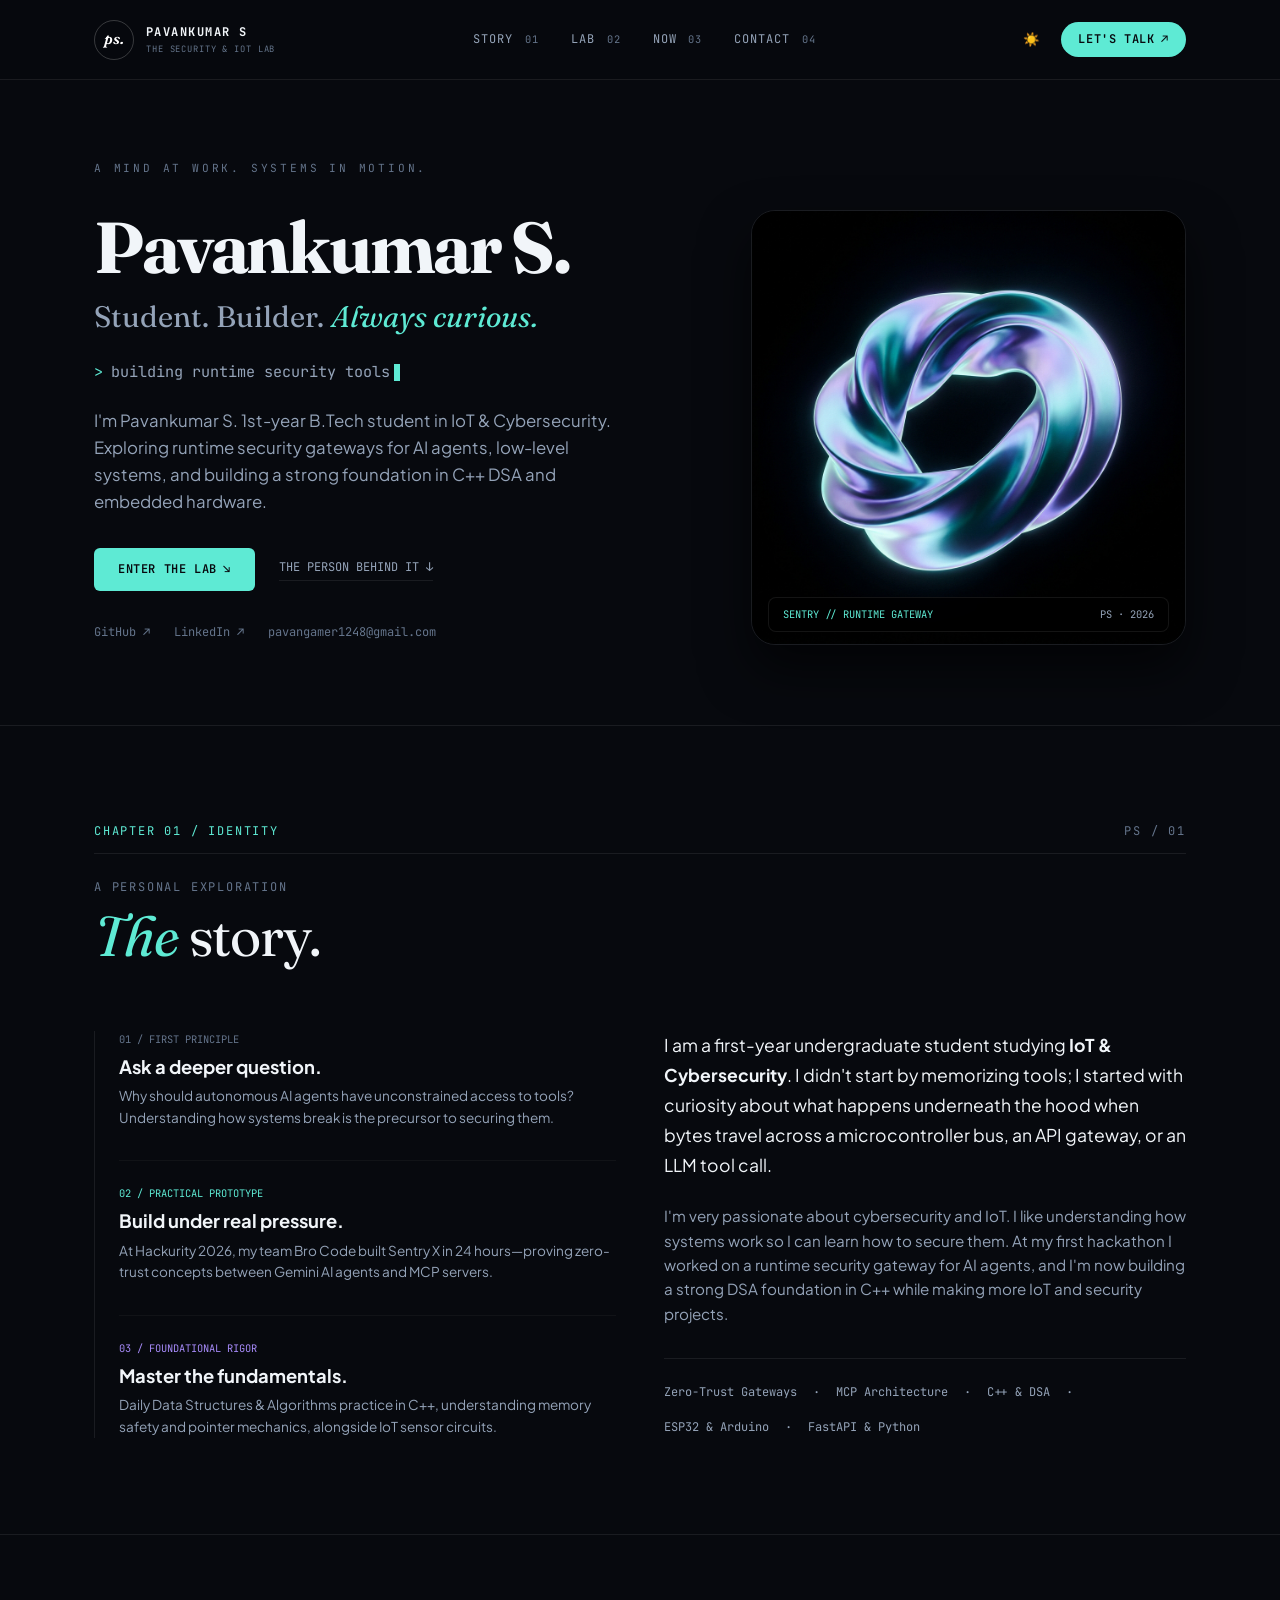
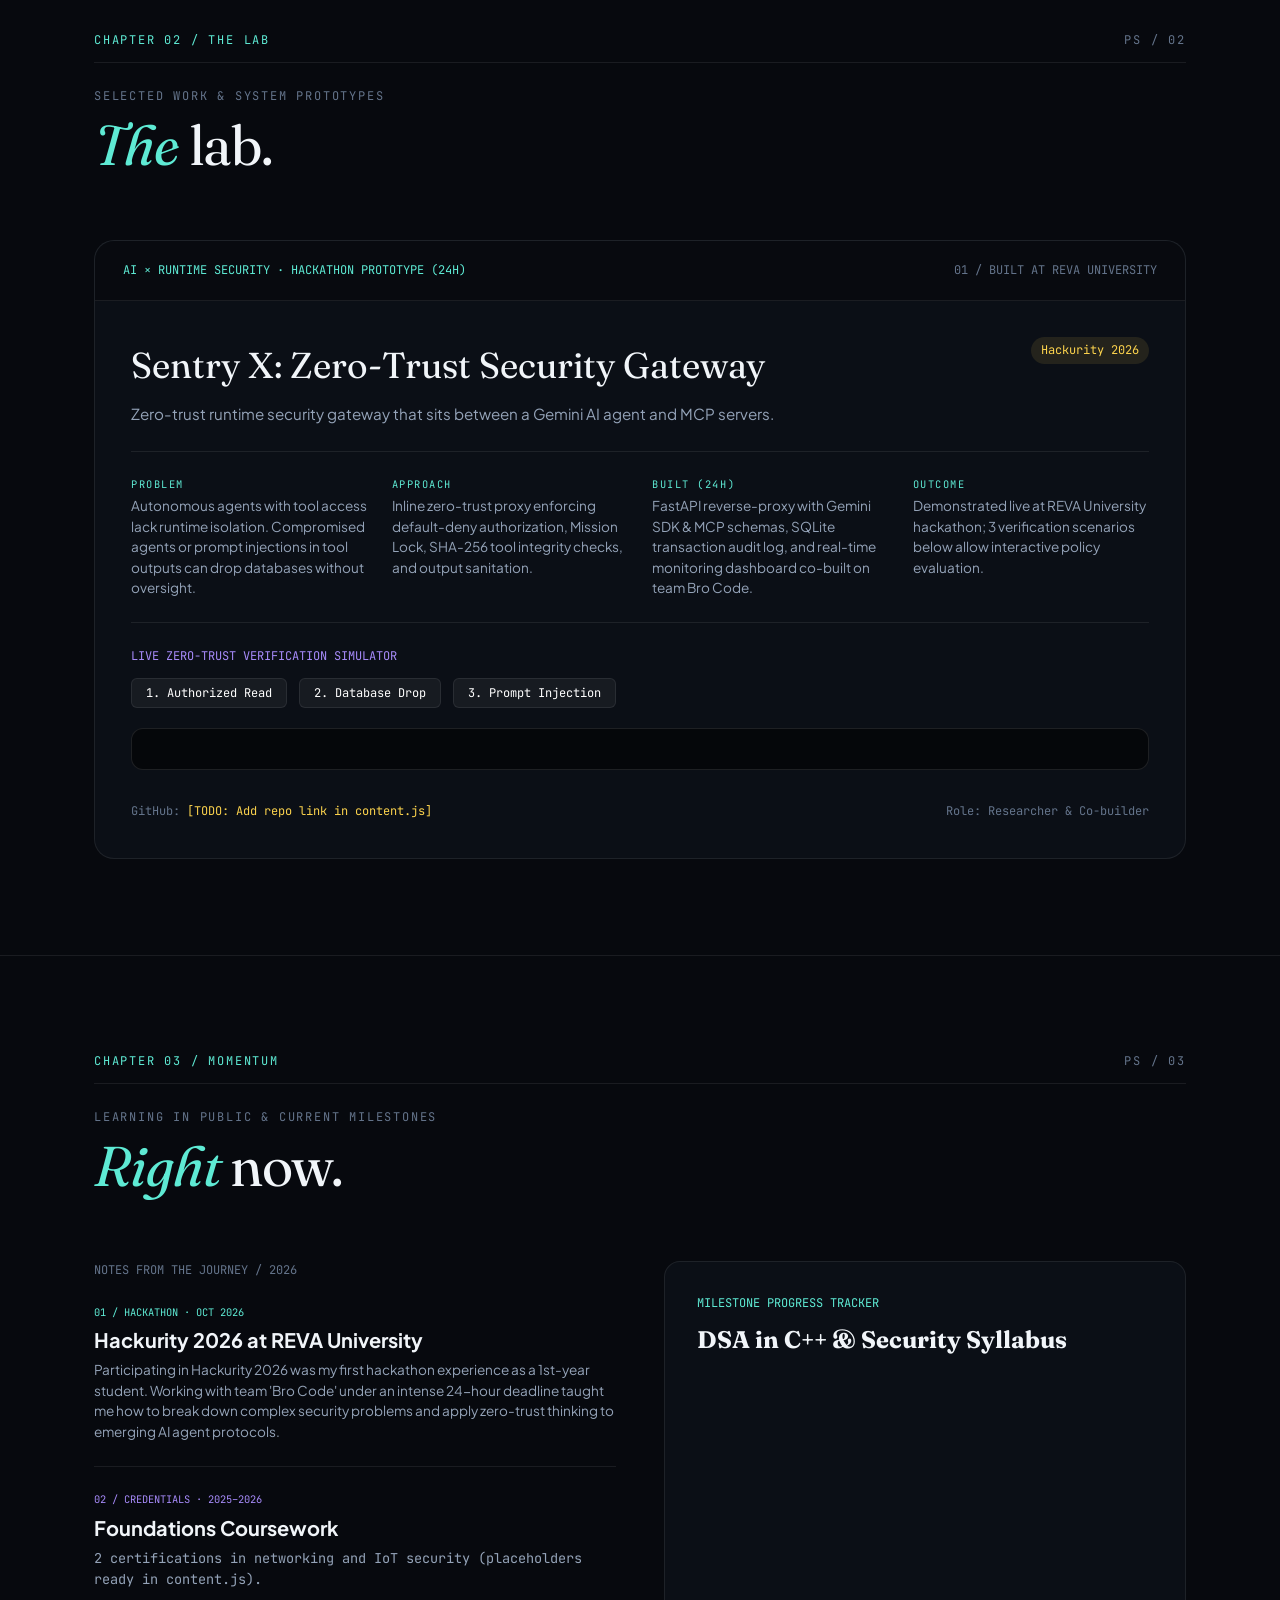
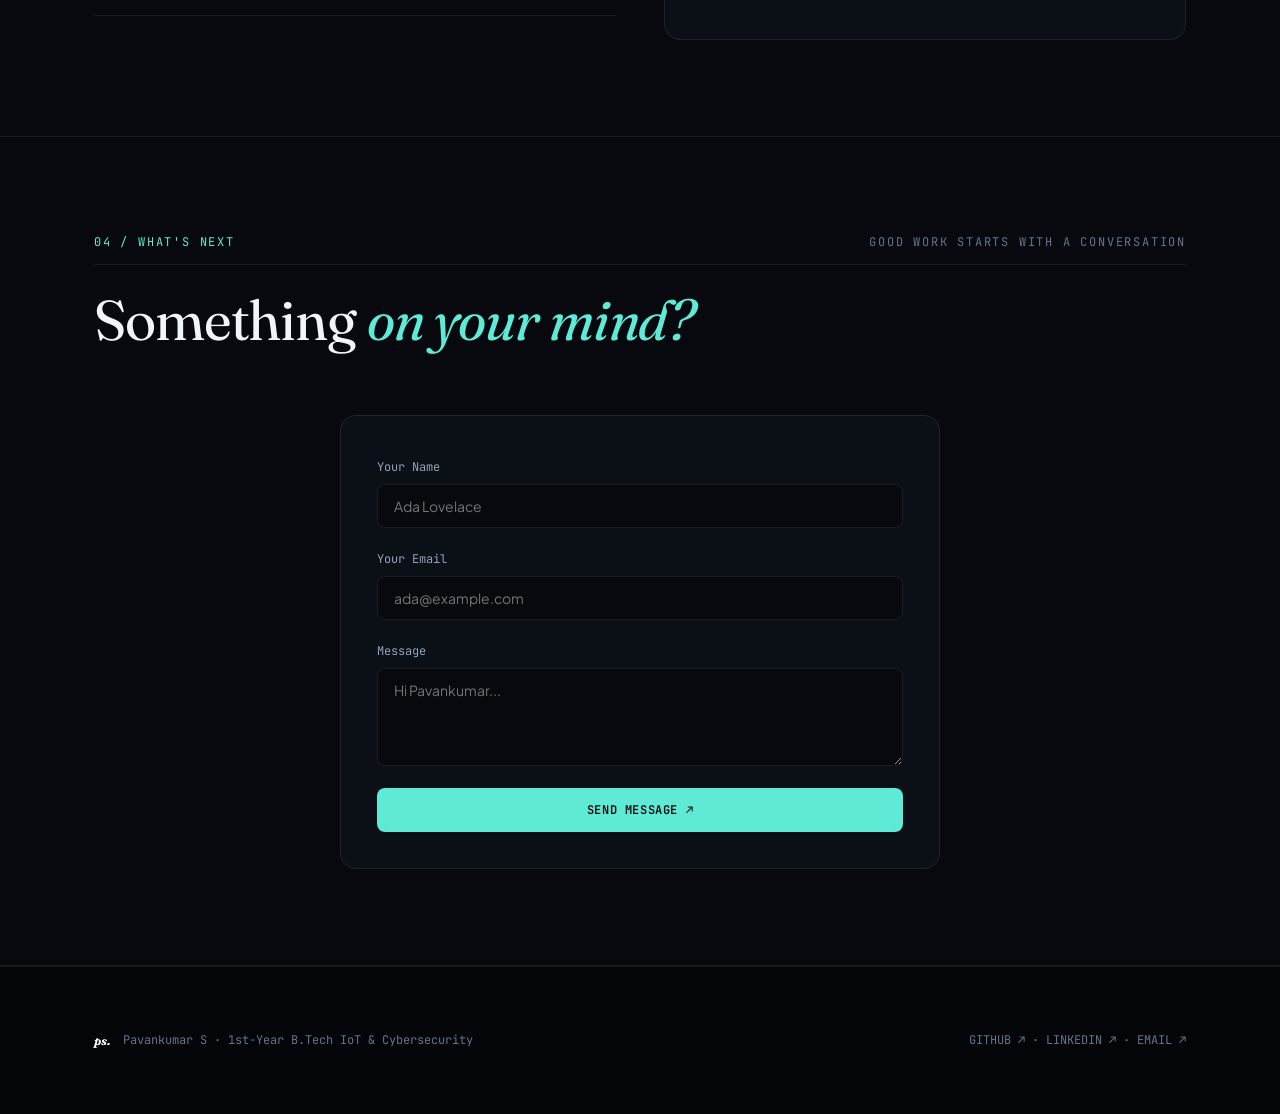
<file: vanilla-portfolio/index.html>
<!DOCTYPE html>
<html lang="en">
<head>
  <meta charset="UTF-8" />
  <meta name="viewport" content="width=device-width, initial-scale=1.0" />
  <title>Pavankumar S | IoT & Cybersecurity Portfolio</title>
  <meta name="description" content="Personal portfolio of Pavankumar S - 1st-year B.Tech student in IoT & Cybersecurity | Building security tools | Learning DSA in C++." />
  
  <!-- OpenGraph -->
  <meta property="og:title" content="Pavankumar S | IoT & Cybersecurity Portfolio" />
  <meta property="og:description" content="1st-year B.Tech student in IoT & Cybersecurity. Co-builder of Sentry X Zero-Trust Gateway." />
  <meta property="og:type" content="website" />

  <!-- Google Fonts: Fraunces, Plus Jakarta Sans & JetBrains Mono -->
  <link rel="preconnect" href="https://fonts.googleapis.com">
  <link rel="preconnect" href="https://fonts.gstatic.com" crossorigin>
  <link href="https://fonts.googleapis.com/css2?family=Fraunces:ital,opsz,wght@0,9..144,300..900;1,9..144,300..900&family=JetBrains+Mono:wght@400;500;600;700&family=Plus+Jakarta+Sans:wght@400;500;600;700;800&display=swap" rel="stylesheet">
  
  <link rel="stylesheet" href="style.css" />
</head>
<body>

  <!-- Top Bar (Signature amoghraonh style) -->
  <header>
    <div class="container header-inner">
      <a href="#" class="brand">
        <div class="brand-circle">ps.</div>
        <div class="brand-text">
          <span class="brand-name">Pavankumar S</span>
          <span class="brand-sub">The Security &amp; IoT Lab</span>
        </div>
      </a>

      <nav>
        <a href="#story">Story <span>01</span></a>
        <a href="#lab">Lab <span>02</span></a>
        <a href="#now">Now <span>03</span></a>
        <a href="#contact">Contact <span>04</span></a>
      </nav>

      <div class="header-actions">
        <button id="theme-toggle" class="btn-icon" aria-label="Toggle theme">☀️</button>
        <a href="#contact" class="btn-talk">
          <span>Let's talk</span>
          <span>↗</span>
        </a>
      </div>
    </div>
  </header>

  <!-- Hero Section -->
  <section class="hero">
    <div class="container">
      <div class="hero-top-kicker">A MIND AT WORK. SYSTEMS IN MOTION.</div>
      
      <div class="hero-grid">
        <div>
          <h1 class="hero-name">
            Pavankumar <strong>S.</strong>
          </h1>
          <div class="hero-subtitle">
            Student. Builder. <em>Always curious.</em>
          </div>

          <div class="typing-container">
            <span style="color: var(--teal-accent); margin-right: 0.5rem;">&gt;</span>
            <span id="typing-text">building runtime security tools</span>
            <span style="display: inline-block; width: 6px; height: 1.1rem; background: var(--teal-accent); margin-left: 4px; animation: blink 1s infinite;"></span>
          </div>

          <p class="hero-bio">
            I'm Pavankumar S. 1st-year B.Tech student in IoT &amp; Cybersecurity. Exploring runtime security gateways for AI agents, low-level systems, and building a strong foundation in C++ DSA and embedded hardware.
          </p>

          <div class="hero-actions">
            <a href="#lab" class="btn-talk" style="border-radius: 6px; padding: 0.75rem 1.5rem;">
              <span>Enter the lab</span>
              <span>↘</span>
            </a>
            <a href="#story" style="font-family: var(--font-mono); font-size: 0.75rem; text-transform: uppercase; color: var(--text-muted); border-bottom: 1px solid var(--border-color); padding-bottom: 2px;">
              The person behind it ↓
            </a>
          </div>

          <div style="font-family: var(--font-mono); font-size: 0.75rem; color: var(--text-dim); display: flex; gap: 1.5rem; flex-wrap: wrap;">
            <a href="https://github.com/Pavan-cyberdev" target="_blank" rel="noreferrer">GitHub ↗</a>
            <a href="https://www.linkedin.com/in/pavankumar-s-cyberdev" target="_blank" rel="noreferrer">LinkedIn ↗</a>
            <a href="mailto:pavangamer1248@gmail.com">pavangamer1248@gmail.com</a>
          </div>
        </div>

        <div>
          <div class="hero-sculpture-card">
            <img src="hero_sculpture.jpg" alt="Minimalist abstract 3D iridescent ribbon sculpture symbolizing runtime security and low-level system integrity" />
            <div style="position: absolute; bottom: 12px; left: 16px; right: 16px; background: rgba(0,0,0,0.7); backdrop-filter: blur(8px); padding: 8px 14px; border-radius: 8px; font-family: var(--font-mono); font-size: 0.65rem; color: var(--text-muted); display: flex; justify-content: space-between; border: 1px solid var(--border-color);">
              <span style="color: var(--teal-accent);">SENTRY // RUNTIME GATEWAY</span>
              <span>PS · 2026</span>
            </div>
          </div>
        </div>
      </div>
    </div>
  </section>

  <!-- Chapter 01: Story -->
  <section id="story">
    <div class="container">
      <div class="chapter-header">
        <div class="chapter-bar">
          <span class="chapter-bar-title">CHAPTER 01 / IDENTITY</span>
          <span>PS / 01</span>
        </div>
        <span class="chapter-kicker">A PERSONAL EXPLORATION</span>
        <h2 class="chapter-title"><em>The </em>story.</h2>
      </div>

      <div style="display: grid; grid-template-columns: repeat(auto-fit, minmax(280px, 1fr)); gap: 3rem;">
        <div style="border-left: 1px solid var(--border-color); padding-left: 1.5rem;">
          <div style="margin-bottom: 2rem;">
            <div style="font-family: var(--font-mono); font-size: 0.65rem; color: var(--text-dim); text-transform: uppercase;">01 / FIRST PRINCIPLE</div>
            <h3 style="font-size: 1.15rem; margin: 0.25rem 0;">Ask a deeper question.</h3>
            <p style="font-size: 0.85rem; color: var(--text-muted);">Why should autonomous AI agents have unconstrained access to tools? Understanding how systems break is the precursor to securing them.</p>
          </div>

          <div style="margin-bottom: 2rem; padding-top: 1.5rem; border-top: 1px solid rgba(255,255,255,0.04);">
            <div style="font-family: var(--font-mono); font-size: 0.65rem; color: var(--teal-accent); text-transform: uppercase;">02 / PRACTICAL PROTOTYPE</div>
            <h3 style="font-size: 1.15rem; margin: 0.25rem 0;">Build under real pressure.</h3>
            <p style="font-size: 0.85rem; color: var(--text-muted);">At Hackurity 2026, my team Bro Code built Sentry X in 24 hours—proving zero-trust concepts between Gemini AI agents and MCP servers.</p>
          </div>

          <div style="padding-top: 1.5rem; border-top: 1px solid rgba(255,255,255,0.04);">
            <div style="font-family: var(--font-mono); font-size: 0.65rem; color: var(--violet-accent); text-transform: uppercase;">03 / FOUNDATIONAL RIGOR</div>
            <h3 style="font-size: 1.15rem; margin: 0.25rem 0;">Master the fundamentals.</h3>
            <p style="font-size: 0.85rem; color: var(--text-muted);">Daily Data Structures &amp; Algorithms practice in C++, understanding memory safety and pointer mechanics, alongside IoT sensor circuits.</p>
          </div>
        </div>

        <div>
          <p style="font-size: 1.1rem; line-height: 1.7; color: var(--text-main); margin-bottom: 1.5rem;">
            I am a first-year undergraduate student studying <strong>IoT &amp; Cybersecurity</strong>. I didn't start by memorizing tools; I started with curiosity about what happens underneath the hood when bytes travel across a microcontroller bus, an API gateway, or an LLM tool call.
          </p>
          <p style="font-size: 0.95rem; line-height: 1.6; color: var(--text-muted); margin-bottom: 2rem;">
            I'm very passionate about cybersecurity and IoT. I like understanding how systems work so I can learn how to secure them. At my first hackathon I worked on a runtime security gateway for AI agents, and I'm now building a strong DSA foundation in C++ while making more IoT and security projects.
          </p>

          <div style="padding-top: 1.5rem; border-top: 1px solid var(--border-color); font-family: var(--font-mono); font-size: 0.75rem; color: var(--text-muted); display: flex; flex-wrap: wrap; gap: 1rem;">
            <span>Zero-Trust Gateways</span> · 
            <span>MCP Architecture</span> · 
            <span>C++ &amp; DSA</span> · 
            <span>ESP32 &amp; Arduino</span> · 
            <span>FastAPI &amp; Python</span>
          </div>
        </div>
      </div>
    </div>
  </section>

  <!-- Chapter 02: The Lab -->
  <section id="lab">
    <div class="container">
      <div class="chapter-header">
        <div class="chapter-bar">
          <span class="chapter-bar-title">CHAPTER 02 / THE LAB</span>
          <span>PS / 02</span>
        </div>
        <span class="chapter-kicker">SELECTED WORK &amp; SYSTEM PROTOTYPES</span>
        <h2 class="chapter-title"><em>The </em>lab.</h2>
      </div>

      <!-- Sentry X Case Card -->
      <div class="case-study-card">
        <div class="case-header-ribbon">
          <div style="color: var(--teal-accent);">
            AI × RUNTIME SECURITY · HACKATHON PROTOTYPE (24H)
          </div>
          <div style="color: var(--text-dim);">
            01 / BUILT AT REVA UNIVERSITY
          </div>
        </div>

        <div class="case-body">
          <div style="display: flex; justify-content: space-between; align-items: flex-start; gap: 1rem; margin-bottom: 0.5rem;">
            <h3 style="font-family: var(--font-display); font-size: 2.25rem; font-weight: 400;">
              Sentry X: Zero-Trust Security Gateway
            </h3>
            <span style="font-family: var(--font-mono); font-size: 0.75rem; color: #fcd34d; background: rgba(252,211,77,0.1); padding: 4px 10px; border-radius: 9999px;">
              Hackurity 2026
            </span>
          </div>
          <p style="font-size: 0.95rem; color: var(--text-muted); margin-bottom: 1.5rem;">
            Zero-trust runtime security gateway that sits between a Gemini AI agent and MCP servers.
          </p>

          <!-- 4-term ledger -->
          <div class="definition-grid">
            <div>
              <div class="def-term">PROBLEM</div>
              <div class="def-desc">Autonomous agents with tool access lack runtime isolation. Compromised agents or prompt injections in tool outputs can drop databases without oversight.</div>
            </div>
            <div>
              <div class="def-term">APPROACH</div>
              <div class="def-desc">Inline zero-trust proxy enforcing default-deny authorization, Mission Lock, SHA-256 tool integrity checks, and output sanitation.</div>
            </div>
            <div>
              <div class="def-term">BUILT (24H)</div>
              <div class="def-desc">FastAPI reverse-proxy with Gemini SDK &amp; MCP schemas, SQLite transaction audit log, and real-time monitoring dashboard co-built on team Bro Code.</div>
            </div>
            <div>
              <div class="def-term">OUTCOME</div>
              <div class="def-desc">Demonstrated live at REVA University hackathon; 3 verification scenarios below allow interactive policy evaluation.</div>
            </div>
          </div>

          <!-- Live Simulator -->
          <div style="margin-top: 1.5rem;">
            <div style="font-family: var(--font-mono); font-size: 0.75rem; color: var(--violet-accent); margin-bottom: 0.75rem;">
              LIVE ZERO-TRUST VERIFICATION SIMULATOR
            </div>
            <div style="display: flex; gap: 0.75rem; flex-wrap: wrap;">
              <button class="scenario-btn" style="background: rgba(255,255,255,0.05); color: #fff; border: 1px solid var(--border-color); padding: 6px 14px; border-radius: 6px; font-family: var(--font-mono); font-size: 0.75rem; cursor: pointer;">
                1. Authorized Read
              </button>
              <button class="scenario-btn" style="background: rgba(255,255,255,0.05); color: #fff; border: 1px solid var(--border-color); padding: 6px 14px; border-radius: 6px; font-family: var(--font-mono); font-size: 0.75rem; cursor: pointer;">
                2. Database Drop
              </button>
              <button class="scenario-btn" style="background: rgba(255,255,255,0.05); color: #fff; border: 1px solid var(--border-color); padding: 6px 14px; border-radius: 6px; font-family: var(--font-mono); font-size: 0.75rem; cursor: pointer;">
                3. Prompt Injection
              </button>
            </div>
            <div id="console-output" class="console-box"></div>
          </div>

          <div style="margin-top: 2rem; font-family: var(--font-mono); font-size: 0.75rem; color: var(--text-dim); display: flex; justify-content: space-between; align-items: center;">
            <span>GitHub: <span style="color: #fcd34d;">[TODO: Add repo link in content.js]</span></span>
            <span>Role: Researcher &amp; Co-builder</span>
          </div>
        </div>
      </div>
    </div>
  </section>

  <!-- Chapter 03: Now -->
  <section id="now">
    <div class="container">
      <div class="chapter-header">
        <div class="chapter-bar">
          <span class="chapter-bar-title">CHAPTER 03 / MOMENTUM</span>
          <span>PS / 03</span>
        </div>
        <span class="chapter-kicker">LEARNING IN PUBLIC &amp; CURRENT MILESTONES</span>
        <h2 class="chapter-title"><em>Right </em>now.</h2>
      </div>

      <div style="display: grid; grid-template-columns: repeat(auto-fit, minmax(280px, 1fr)); gap: 3rem;">
        <div>
          <div style="font-family: var(--font-mono); font-size: 0.75rem; color: var(--text-dim); margin-bottom: 1.5rem;">
            NOTES FROM THE JOURNEY / 2026
          </div>

          <div style="border-bottom: 1px solid var(--border-color); padding-bottom: 1.5rem; margin-bottom: 1.5rem;">
            <div style="font-family: var(--font-mono); font-size: 0.65rem; color: var(--teal-accent);">01 / HACKATHON · OCT 2026</div>
            <h3 style="font-size: 1.25rem; margin: 0.25rem 0;">Hackurity 2026 at REVA University</h3>
            <p style="font-size: 0.85rem; color: var(--text-muted); line-height: 1.5;">
              Participating in Hackurity 2026 was my first hackathon experience as a 1st-year student. Working with team 'Bro Code' under an intense 24-hour deadline taught me how to break down complex security problems and apply zero-trust thinking to emerging AI agent protocols.
            </p>
          </div>

          <div style="border-bottom: 1px solid var(--border-color); padding-bottom: 1.5rem; margin-bottom: 1.5rem;">
            <div style="font-family: var(--font-mono); font-size: 0.65rem; color: var(--violet-accent);">02 / CREDENTIALS · 2025–2026</div>
            <h3 style="font-size: 1.25rem; margin: 0.25rem 0;">Foundations Coursework</h3>
            <p style="font-size: 0.85rem; color: var(--text-muted); font-family: var(--font-mono);">
              2 certifications in networking and IoT security (placeholders ready in content.js).
            </p>
          </div>
        </div>

        <div style="background: var(--surface-color); border: 1px solid var(--border-color); border-radius: 16px; padding: 2rem;">
          <div style="font-family: var(--font-mono); font-size: 0.75rem; color: var(--teal-accent); margin-bottom: 0.5rem;">
            MILESTONE PROGRESS TRACKER
          </div>
          <h3 style="font-family: var(--font-display); font-size: 1.5rem; margin-bottom: 1.5rem;">
            DSA in C++ &amp; Security Syllabus
          </h3>
          <div id="learning-checklist-grid" style="display: grid; gap: 0.75rem;"></div>
        </div>
      </div>
    </div>
  </section>

  <!-- Chapter 04: Contact -->
  <section id="contact">
    <div class="container">
      <div class="chapter-header">
        <div class="chapter-bar">
          <span class="chapter-bar-title">04 / WHAT'S NEXT</span>
          <span>GOOD WORK STARTS WITH A CONVERSATION</span>
        </div>
        <h2 class="chapter-title">Something <em>on your mind?</em></h2>
      </div>

      <div style="max-width: 600px; margin: 0 auto;">
        <form id="contact-form" style="background: var(--surface-color); border: 1px solid var(--border-color); border-radius: 16px; padding: 2.25rem;">
          <div style="margin-bottom: 1rem;">
            <label for="c-name" style="font-family: var(--font-mono); font-size: 0.75rem; color: var(--text-muted);">Your Name</label>
            <input type="text" id="c-name" class="form-input" required placeholder="Ada Lovelace" />
          </div>

          <div style="margin-bottom: 1rem;">
            <label for="c-email" style="font-family: var(--font-mono); font-size: 0.75rem; color: var(--text-muted);">Your Email</label>
            <input type="email" id="c-email" class="form-input" required placeholder="ada@example.com" />
          </div>

          <div style="margin-bottom: 1rem;">
            <label for="c-message" style="font-family: var(--font-mono); font-size: 0.75rem; color: var(--text-muted);">Message</label>
            <textarea id="c-message" class="form-textarea" rows="4" required placeholder="Hi Pavankumar..."></textarea>
          </div>

          <div id="form-status" style="font-family: var(--font-mono); font-size: 0.8rem; color: var(--teal-accent); margin-bottom: 1rem;"></div>

          <button type="submit" class="btn-talk" style="width: 100%; justify-content: center; padding: 0.85rem; border-radius: 8px;">
            Send Message ↗
          </button>
        </form>
      </div>
    </div>
  </section>

  <!-- Footer -->
  <footer>
    <div class="container" style="display: flex; justify-content: space-between; align-items: center; flex-wrap: wrap; gap: 1rem;">
      <div style="display: flex; align-items: center; gap: 0.75rem;">
        <span style="font-family: var(--font-display); font-style: italic; font-weight: bold; color: #fff;">ps.</span>
        <span>Pavankumar S · 1st-Year B.Tech IoT &amp; Cybersecurity</span>
      </div>
      <div>
        <a href="https://github.com/Pavan-cyberdev" target="_blank" rel="noreferrer">GITHUB ↗</a> · 
        <a href="https://www.linkedin.com/in/pavankumar-s-cyberdev" target="_blank" rel="noreferrer">LINKEDIN ↗</a> · 
        <a href="mailto:pavangamer1248@gmail.com">EMAIL ↗</a>
      </div>
    </div>
  </footer>

  <script src="content.js"></script>
  <script src="app.js"></script>
</body>
</html>
</file>
<file: vanilla-portfolio/style.css>
/* Pavankumar S - High-End Editorial Portfolio CSS (Inspired by amoghraonh.vercel.app) */
:root {
  --bg-color: #07090e;
  --surface-color: #0b0f16;
  --surface-hover: #10151f;
  --border-color: rgba(255, 255, 255, 0.08);
  --border-highlight: rgba(94, 234, 212, 0.3);
  --text-main: #f1f5f9;
  --text-muted: #94a3b8;
  --text-dim: #64748b;
  --teal-accent: #5eead4;
  --violet-accent: #a78bfa;
  --font-sans: 'Plus Jakarta Sans', system-ui, -apple-system, sans-serif;
  --font-display: 'Fraunces', Georgia, serif;
  --font-mono: 'JetBrains Mono', monospace;
}

body.light {
  --bg-color: #f8fafc;
  --surface-color: #ffffff;
  --surface-hover: #f1f5f9;
  --border-color: rgba(0, 0, 0, 0.08);
  --text-main: #0f172a;
  --text-muted: #475569;
  --text-dim: #64748b;
}

* {
  box-sizing: border-box;
  margin: 0;
  padding: 0;
}

html {
  scroll-behavior: smooth;
}

body {
  background-color: var(--bg-color);
  color: var(--text-main);
  font-family: var(--font-sans);
  line-height: 1.6;
  transition: background-color 0.2s ease, color 0.2s ease;
}

a {
  color: inherit;
  text-decoration: none;
}

.container {
  max-width: 1140px;
  margin: 0 auto;
  padding: 0 1.5rem;
}

/* Header */
header {
  position: fixed;
  top: 0;
  left: 0;
  right: 0;
  height: 80px;
  background: rgba(7, 9, 14, 0.92);
  backdrop-filter: blur(16px);
  border-bottom: 1px solid var(--border-color);
  z-index: 100;
  display: flex;
  align-items: center;
}

.header-inner {
  display: flex;
  align-items: center;
  justify-content: space-between;
  width: 100%;
}

.brand {
  display: flex;
  align-items: center;
  gap: 0.75rem;
}

.brand-circle {
  width: 40px;
  height: 40px;
  border-radius: 50%;
  border: 1px solid rgba(255, 255, 255, 0.2);
  display: flex;
  align-items: center;
  justify-content: center;
  font-family: var(--font-display);
  font-style: italic;
  font-size: 0.95rem;
  font-weight: 600;
  color: #fff;
}

.brand-text {
  display: flex;
  flex-direction: column;
}

.brand-name {
  font-family: var(--font-mono);
  font-size: 0.75rem;
  font-weight: 700;
  letter-spacing: 0.12em;
  text-transform: uppercase;
}

.brand-sub {
  font-family: var(--font-mono);
  font-size: 0.55rem;
  letter-spacing: 0.1em;
  color: var(--text-dim);
  text-transform: uppercase;
}

nav {
  display: flex;
  align-items: center;
  gap: 2rem;
  font-family: var(--font-mono);
  font-size: 0.75rem;
  text-transform: uppercase;
  letter-spacing: 0.08em;
  color: var(--text-muted);
}

nav a:hover {
  color: #fff;
}

nav a span {
  font-size: 0.65rem;
  color: var(--text-dim);
  margin-left: 0.25rem;
}

.header-actions {
  display: flex;
  align-items: center;
  gap: 0.75rem;
}

.btn-talk {
  display: inline-flex;
  align-items: center;
  gap: 0.4rem;
  padding: 0.5rem 1.1rem;
  font-family: var(--font-mono);
  font-size: 0.75rem;
  font-weight: 600;
  text-transform: uppercase;
  letter-spacing: 0.05em;
  background: var(--teal-accent);
  color: #07090e;
  border-radius: 9999px;
  border: none;
  cursor: pointer;
  transition: transform 0.15s ease, background 0.15s ease;
}

.btn-talk:hover {
  background: #2dd4bf;
}

.btn-icon {
  background: transparent;
  border: 1px solid transparent;
  color: var(--text-muted);
  padding: 0.5rem;
  border-radius: 50%;
  cursor: pointer;
}

/* Sections */
section {
  padding: 6rem 0;
  border-bottom: 1px solid var(--border-color);
}

.chapter-header {
  margin-bottom: 4rem;
}

.chapter-bar {
  display: flex;
  justify-content: space-between;
  border-bottom: 1px solid var(--border-color);
  padding-bottom: 0.75rem;
  margin-bottom: 1.5rem;
  font-family: var(--font-mono);
  font-size: 0.75rem;
  text-transform: uppercase;
  letter-spacing: 0.15em;
  color: var(--text-dim);
}

.chapter-bar-title {
  color: var(--teal-accent);
}

.chapter-kicker {
  font-family: var(--font-mono);
  font-size: 0.75rem;
  letter-spacing: 0.15em;
  text-transform: uppercase;
  color: var(--text-dim);
  display: block;
  margin-bottom: 0.5rem;
}

.chapter-title {
  font-family: var(--font-display);
  font-size: 3.5rem;
  font-weight: 400;
  line-height: 1.1;
  letter-spacing: -0.02em;
}

.chapter-title em {
  font-style: italic;
  color: var(--teal-accent);
}

/* Hero */
.hero {
  padding-top: 10rem;
  padding-bottom: 5rem;
}

.hero-top-kicker {
  font-family: var(--font-mono);
  font-size: 0.7rem;
  letter-spacing: 0.25em;
  text-transform: uppercase;
  color: var(--text-dim);
  margin-bottom: 2rem;
}

.hero-grid {
  display: grid;
  grid-template-columns: 1fr;
  gap: 3rem;
  align-items: center;
}

@media (min-width: 900px) {
  .hero-grid {
    grid-template-columns: 7fr 5fr;
  }
}

.hero-name {
  font-family: var(--font-display);
  font-size: 4.5rem;
  line-height: 0.95;
  letter-spacing: -0.03em;
  margin-bottom: 0.75rem;
}

.hero-subtitle {
  font-family: var(--font-display);
  font-size: 1.85rem;
  color: var(--text-muted);
  margin-bottom: 1rem;
}

.hero-subtitle em {
  font-style: italic;
  color: var(--teal-accent);
}

.typing-container {
  font-family: var(--font-mono);
  font-size: 0.95rem;
  color: var(--text-muted);
  min-height: 2rem;
  display: flex;
  align-items: center;
  margin-bottom: 1.25rem;
}

.hero-bio {
  font-size: 1.05rem;
  color: var(--text-muted);
  max-width: 540px;
  margin-bottom: 2rem;
  line-height: 1.6;
}

.hero-actions {
  display: flex;
  flex-wrap: wrap;
  align-items: center;
  gap: 1.5rem;
  margin-bottom: 2rem;
}

.hero-sculpture-card {
  position: relative;
  border-radius: 24px;
  overflow: hidden;
  border: 1px solid var(--border-color);
  box-shadow: 0 25px 50px rgba(0, 0, 0, 0.6);
}

.hero-sculpture-card img {
  width: 100%;
  height: 100%;
  display: block;
  object-fit: cover;
}

/* Cards & Ledger */
.case-study-card {
  background: var(--surface-color);
  border: 1px solid var(--border-color);
  border-radius: 20px;
  overflow: hidden;
  transition: border-color 0.2s ease;
}

.case-study-card:hover {
  border-color: rgba(94, 234, 212, 0.3);
}

.case-header-ribbon {
  padding: 1.25rem 1.75rem;
  background: rgba(0, 0, 0, 0.3);
  border-bottom: 1px solid var(--border-color);
  display: flex;
  justify-content: space-between;
  align-items: center;
  font-family: var(--font-mono);
  font-size: 0.75rem;
}

.case-body {
  padding: 2.25rem;
}

.definition-grid {
  display: grid;
  grid-template-columns: repeat(auto-fit, minmax(220px, 1fr));
  gap: 1.5rem;
  margin: 1.5rem 0;
  padding: 1.5rem 0;
  border-top: 1px solid var(--border-color);
  border-bottom: 1px solid var(--border-color);
}

.def-term {
  font-family: var(--font-mono);
  font-size: 0.65rem;
  letter-spacing: 0.15em;
  text-transform: uppercase;
  color: var(--teal-accent);
  margin-bottom: 0.25rem;
}

.def-desc {
  font-size: 0.85rem;
  color: var(--text-muted);
  line-height: 1.5;
}

/* Console */
.console-box {
  background: #05070a;
  border: 1px solid rgba(255, 255, 255, 0.1);
  border-radius: 12px;
  padding: 1.25rem;
  font-family: var(--font-mono);
  font-size: 0.75rem;
  margin-top: 1.25rem;
}

/* Form */
.form-input, .form-textarea {
  width: 100%;
  padding: 0.75rem 1rem;
  border-radius: 8px;
  background: rgba(0, 0, 0, 0.4);
  border: 1px solid var(--border-color);
  color: #fff;
  font-family: inherit;
  font-size: 0.875rem;
  margin-top: 0.4rem;
}

.form-input:focus, .form-textarea:focus {
  outline: none;
  border-color: var(--teal-accent);
}

/* Footer */
footer {
  padding: 4rem 0;
  background: #040508;
  border-top: 1px solid var(--border-color);
  font-family: var(--font-mono);
  font-size: 0.75rem;
  color: var(--text-dim);
}
</file>
